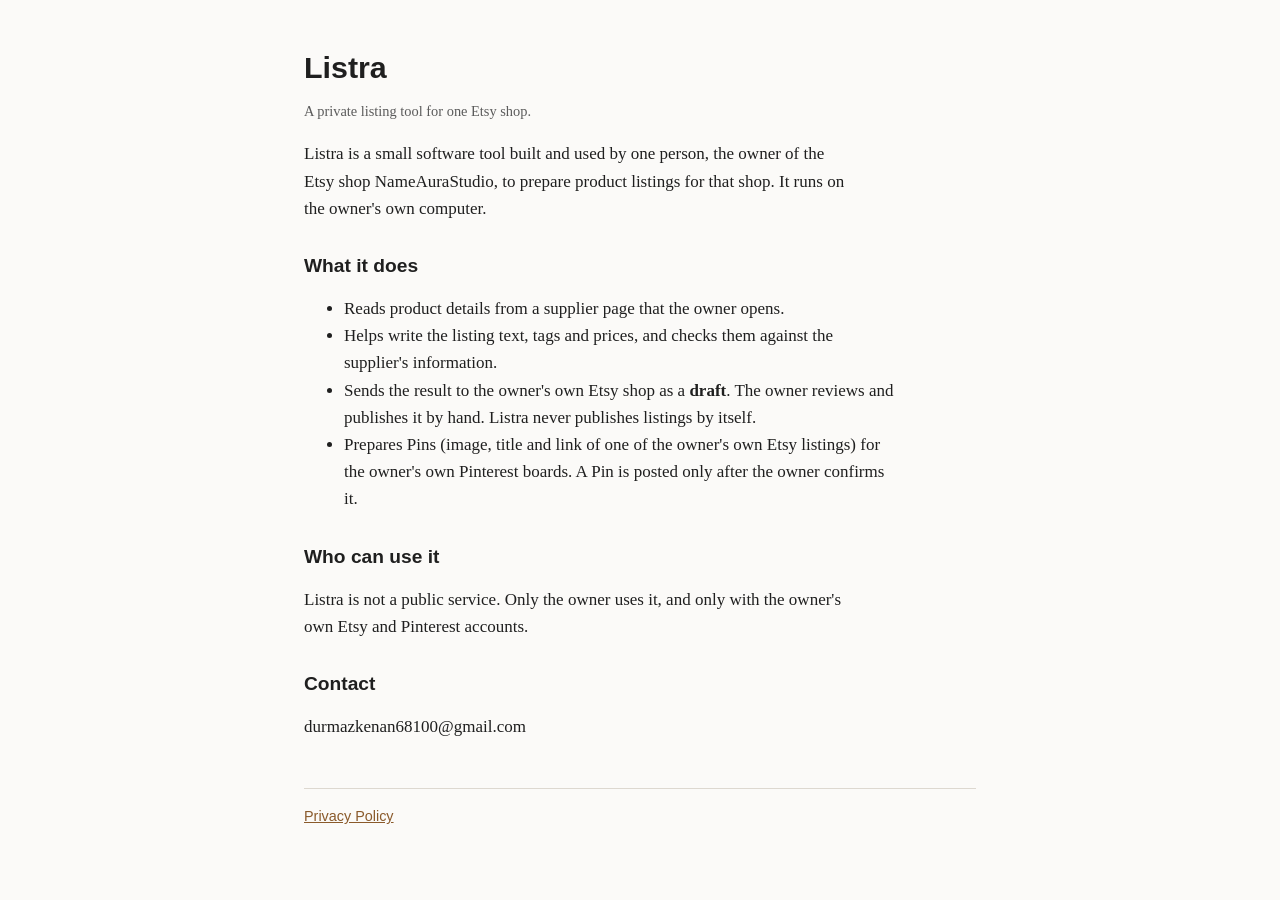
<file: index.html>
<!doctype html>
<html lang="en"><head><meta charset="utf-8"><meta name="viewport" content="width=device-width,initial-scale=1">
<title>Listra</title><link rel="stylesheet" href="style.css"></head>
<body><main>
<h1>Listra</h1>
<p class="small">A private listing tool for one Etsy shop.</p>
<p>Listra is a small software tool built and used by one person, the owner of the Etsy shop NameAuraStudio, to prepare product listings for that shop. It runs on the owner's own computer.</p>
<h2>What it does</h2>
<ul>
<li>Reads product details from a supplier page that the owner opens.</li>
<li>Helps write the listing text, tags and prices, and checks them against the supplier's information.</li>
<li>Sends the result to the owner's own Etsy shop as a <strong>draft</strong>. The owner reviews and publishes it by hand. Listra never publishes listings by itself.</li>
<li>Prepares Pins (image, title and link of one of the owner's own Etsy listings) for the owner's own Pinterest boards. A Pin is posted only after the owner confirms it.</li>
</ul>
<h2>Who can use it</h2>
<p>Listra is not a public service. Only the owner uses it, and only with the owner's own Etsy and Pinterest accounts.</p>
<h2>Contact</h2>
<p>durmazkenan68100@gmail.com</p>
<nav><a href="privacy.html">Privacy Policy</a></nav>
</main></body></html>
</file>
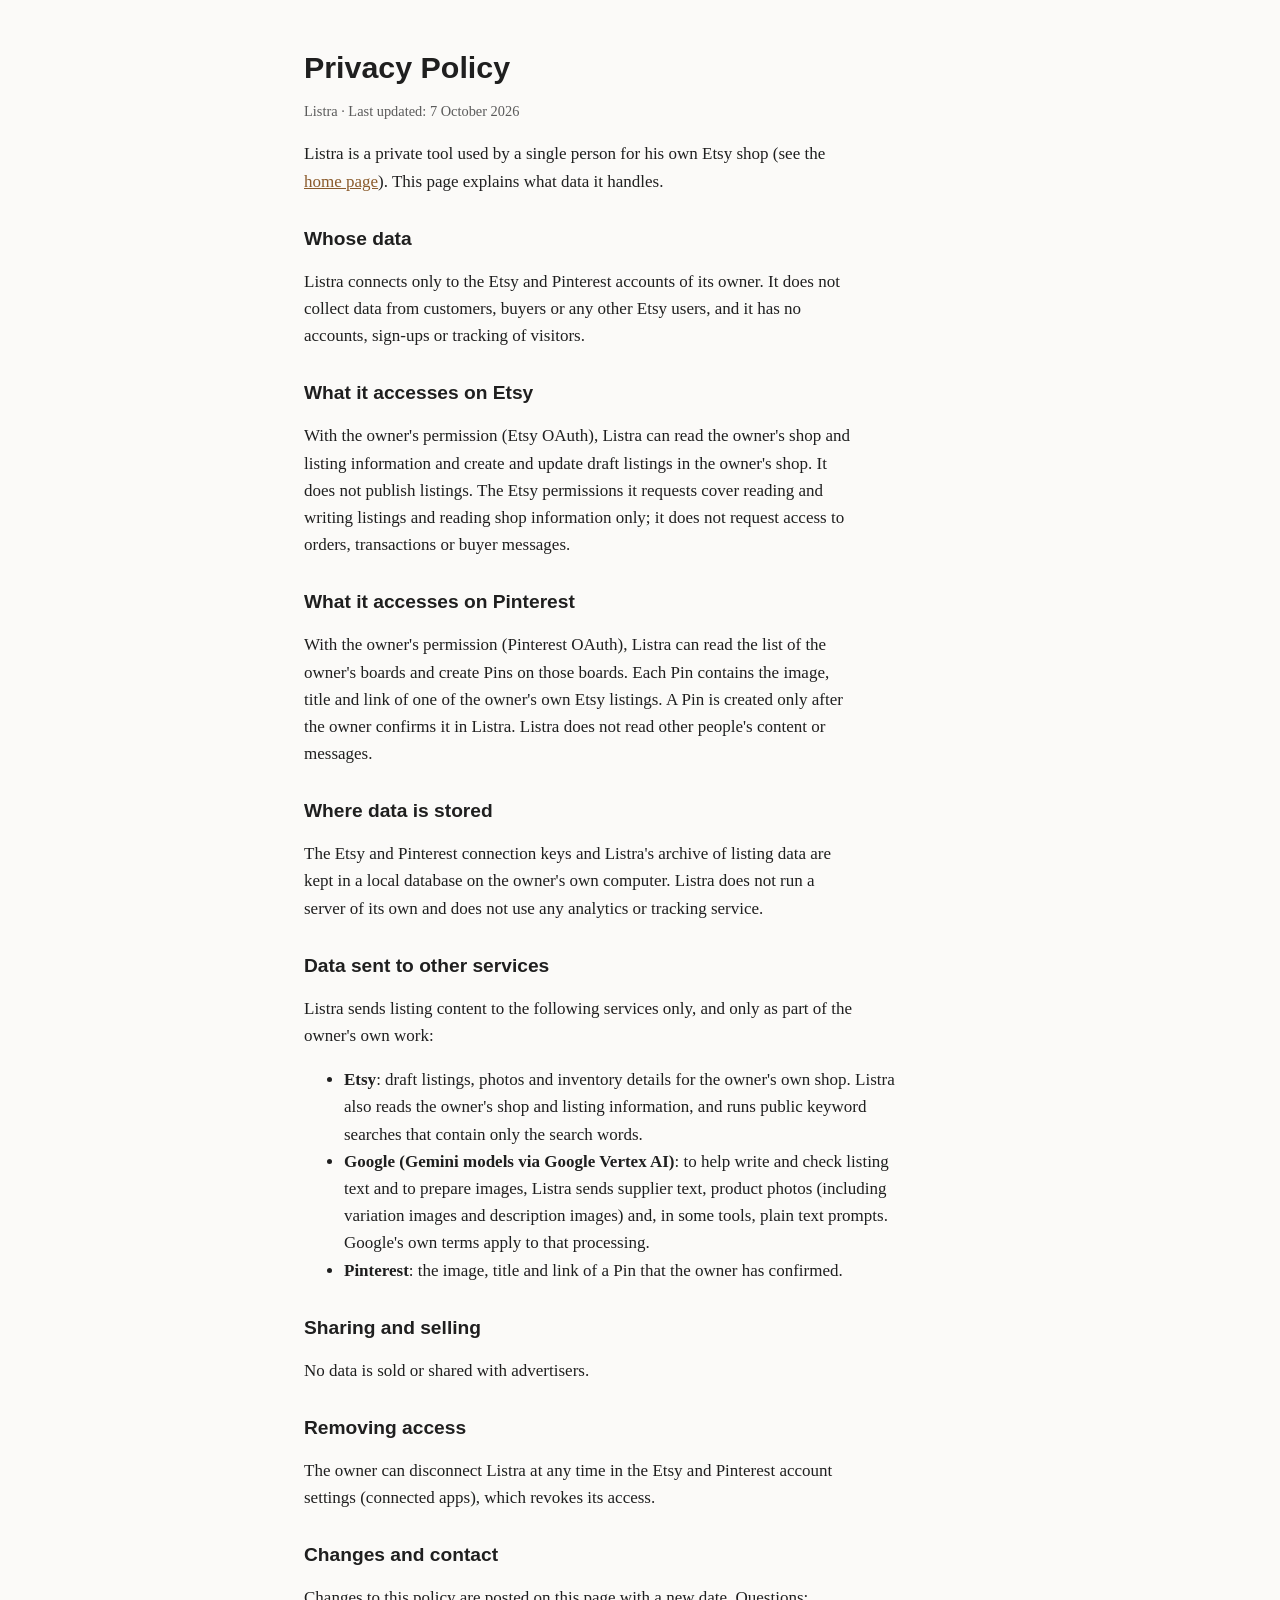
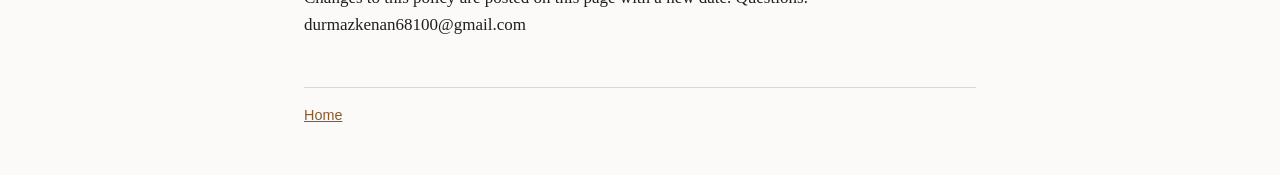
<file: privacy.html>
<!doctype html>
<html lang="en"><head><meta charset="utf-8"><meta name="viewport" content="width=device-width,initial-scale=1">
<title>Listra Privacy Policy</title><link rel="stylesheet" href="style.css"></head>
<body><main>
<h1>Privacy Policy</h1>
<p class="small">Listra · Last updated: 7 October 2026</p>
<p>Listra is a private tool used by a single person for his own Etsy shop (see the <a href="index.html">home page</a>). This page explains what data it handles.</p>
<h2>Whose data</h2>
<p>Listra connects only to the Etsy and Pinterest accounts of its owner. It does not collect data from customers, buyers or any other Etsy users, and it has no accounts, sign-ups or tracking of visitors.</p>
<h2>What it accesses on Etsy</h2>
<p>With the owner's permission (Etsy OAuth), Listra can read the owner's shop and listing information and create and update draft listings in the owner's shop. It does not publish listings. The Etsy permissions it requests cover reading and writing listings and reading shop information only; it does not request access to orders, transactions or buyer messages.</p>
<h2>What it accesses on Pinterest</h2>
<p>With the owner's permission (Pinterest OAuth), Listra can read the list of the owner's boards and create Pins on those boards. Each Pin contains the image, title and link of one of the owner's own Etsy listings. A Pin is created only after the owner confirms it in Listra. Listra does not read other people's content or messages.</p>
<h2>Where data is stored</h2>
<p>The Etsy and Pinterest connection keys and Listra's archive of listing data are kept in a local database on the owner's own computer. Listra does not run a server of its own and does not use any analytics or tracking service.</p>
<h2>Data sent to other services</h2>
<p>Listra sends listing content to the following services only, and only as part of the owner's own work:</p>
<ul>
<li><strong>Etsy</strong>: draft listings, photos and inventory details for the owner's own shop. Listra also reads the owner's shop and listing information, and runs public keyword searches that contain only the search words.</li>
<li><strong>Google (Gemini models via Google Vertex AI)</strong>: to help write and check listing text and to prepare images, Listra sends supplier text, product photos (including variation images and description images) and, in some tools, plain text prompts. Google's own terms apply to that processing.</li>
<li><strong>Pinterest</strong>: the image, title and link of a Pin that the owner has confirmed.</li>
</ul>
<h2>Sharing and selling</h2>
<p>No data is sold or shared with advertisers.</p>
<h2>Removing access</h2>
<p>The owner can disconnect Listra at any time in the Etsy and Pinterest account settings (connected apps), which revokes its access.</p>
<h2>Changes and contact</h2>
<p>Changes to this policy are posted on this page with a new date. Questions: durmazkenan68100@gmail.com</p>
<nav><a href="index.html">Home</a></nav>
</main></body></html>
</file>
<file: style.css>
:root{--bg:#fbfaf8;--fg:#1f1f1f;--muted:#5b5b5b;--line:#ddd8d0;--accent:#8a5a2b}
@media (prefers-color-scheme:dark){:root{--bg:#171615;--fg:#ece8e2;--muted:#a8a29a;--line:#3a3733;--accent:#d9a066}}
body{margin:0;background:var(--bg);color:var(--fg);font:17px/1.6 Georgia,"Times New Roman",serif}
main{max-width:42rem;margin:0 auto;padding:3rem 1rem}
h1,h2{font-family:Arial,Helvetica,sans-serif;line-height:1.25;text-wrap:balance}
h1{font-size:1.9rem;margin:0 0 .5rem}h2{font-size:1.2rem;margin:2rem 0 .5rem}
p,li{max-width:65ch}a{color:var(--accent)}
nav{border-top:1px solid var(--line);margin-top:3rem;padding-top:1rem;font-family:Arial,sans-serif;font-size:.9rem;color:var(--muted)}
.small{color:var(--muted);font-size:.9rem}
</file>
